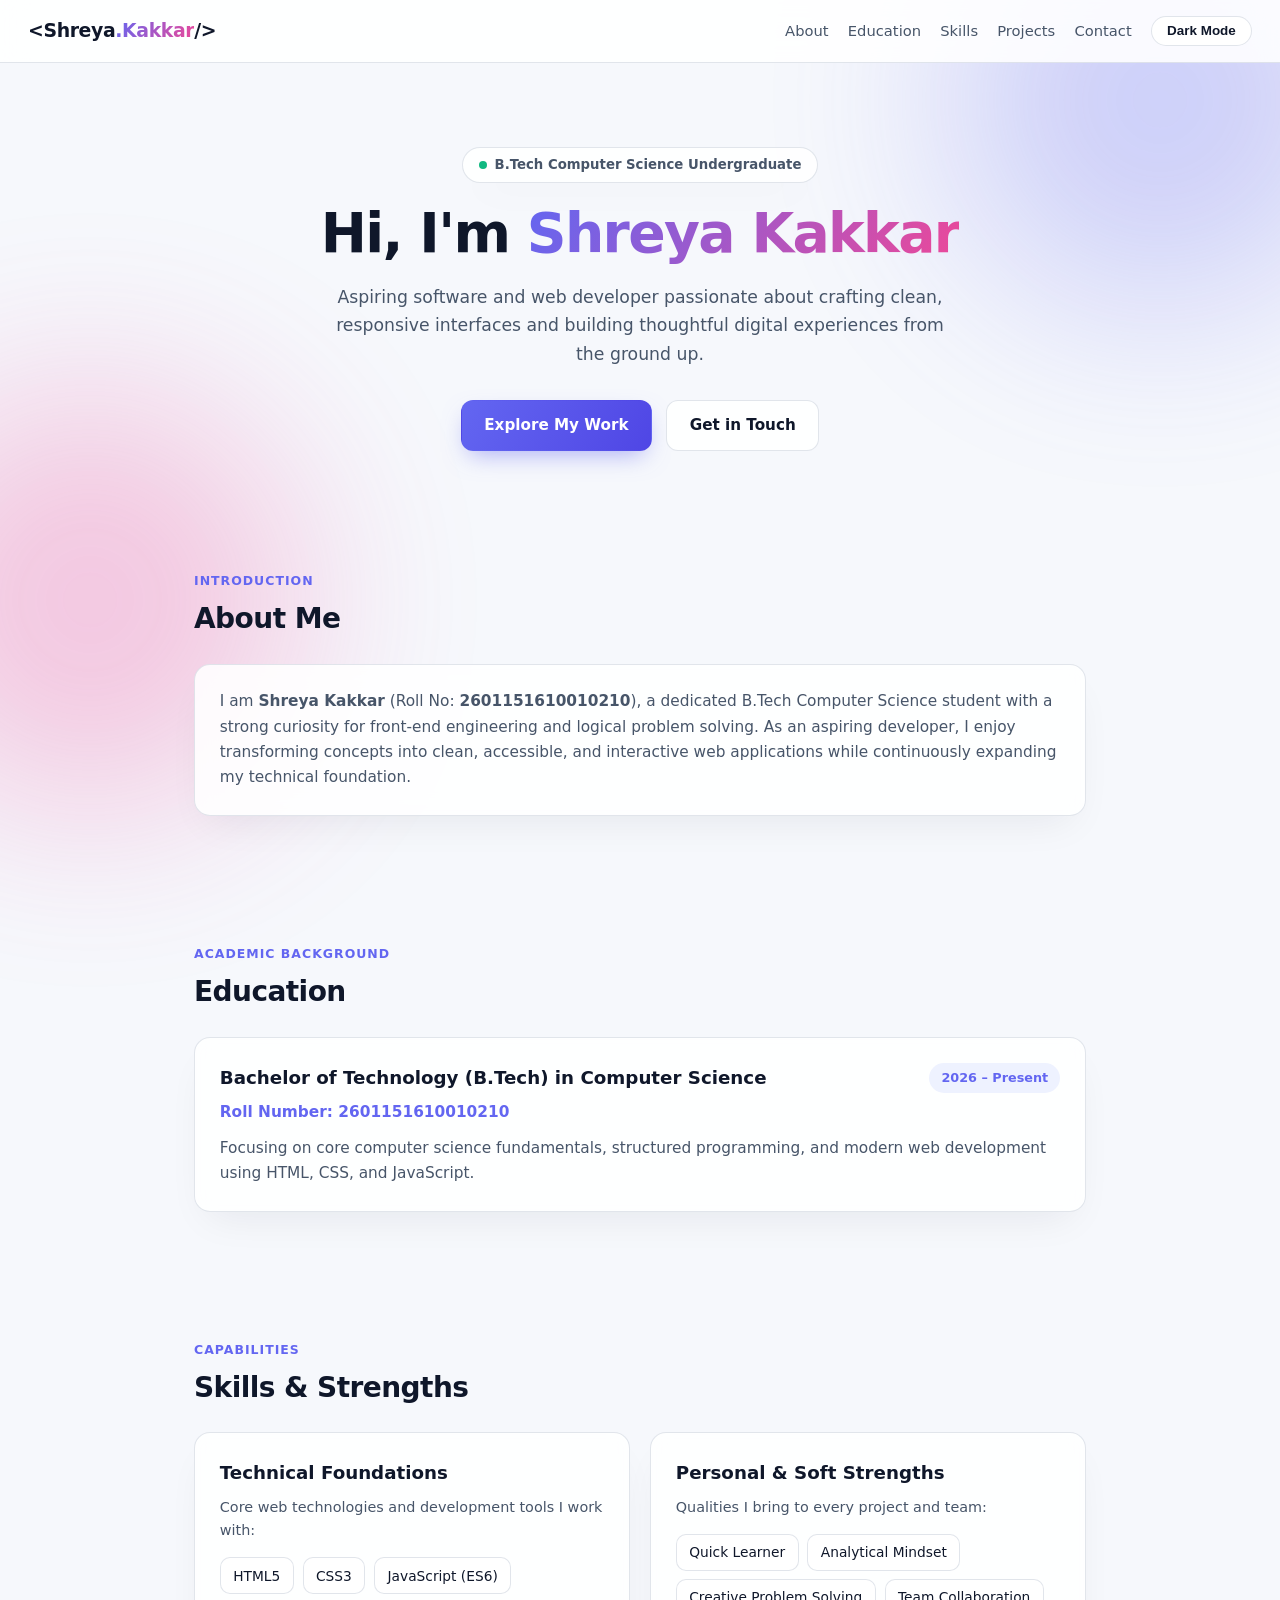
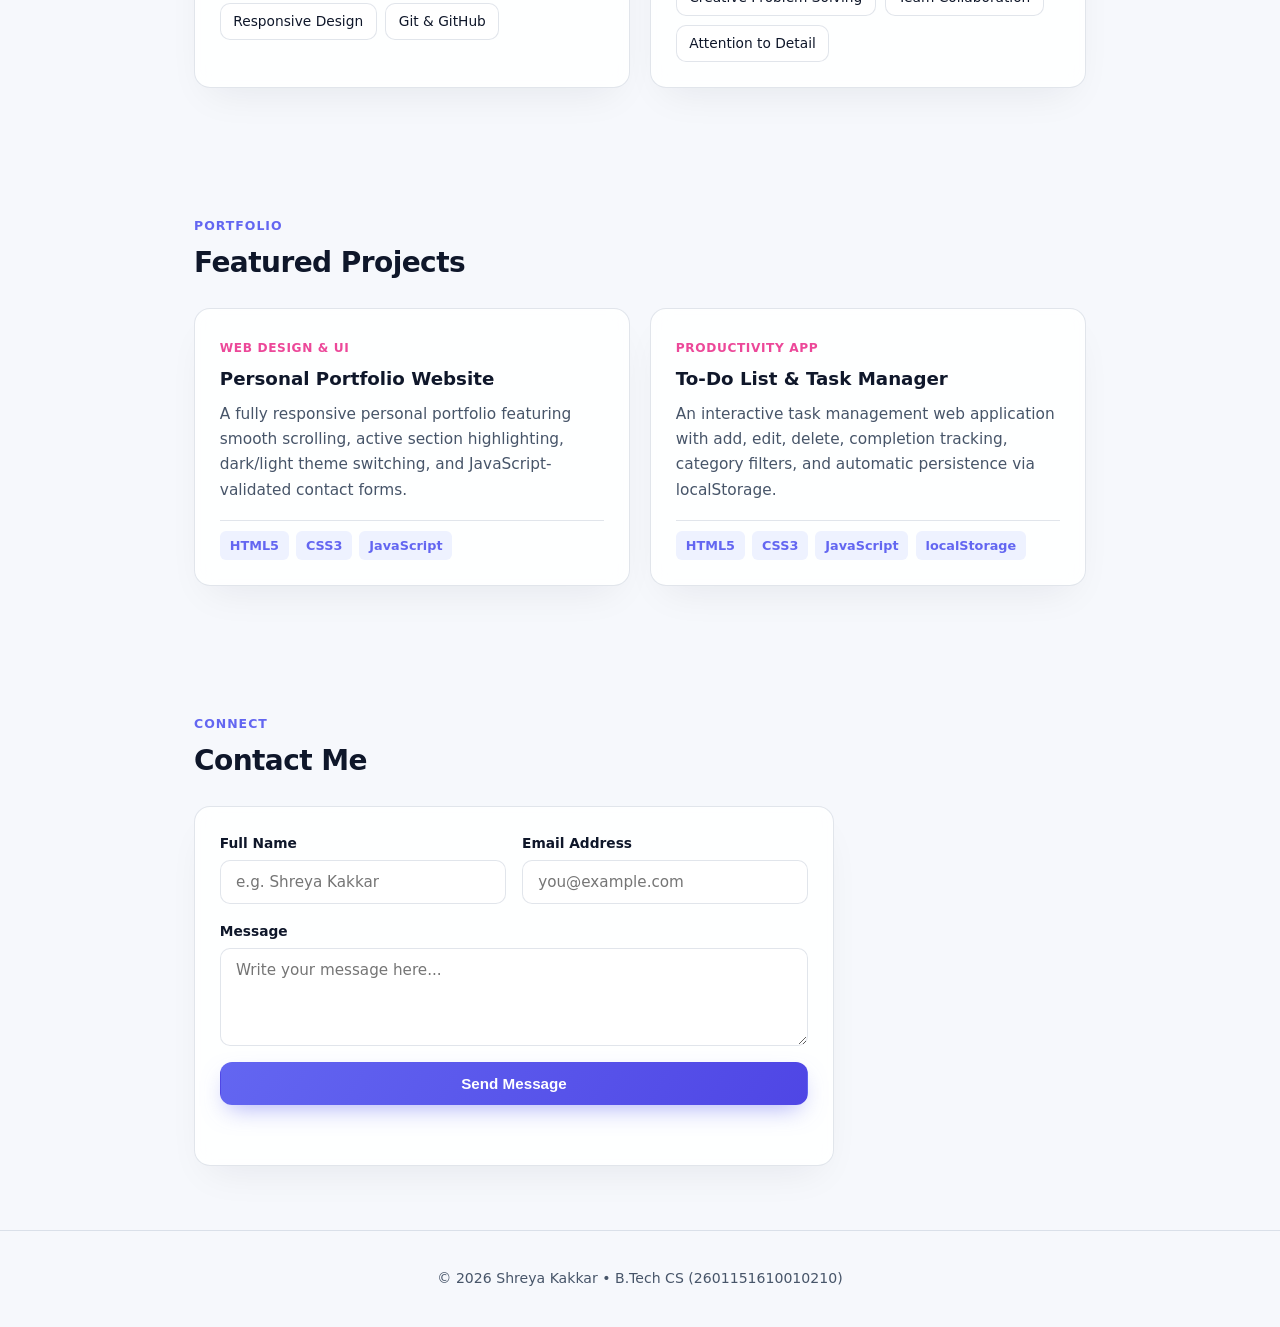
<file: index.html>
<!DOCTYPE html>
<html lang="en">
<head>
  <meta charset="UTF-8" />
  <meta name="viewport" content="width=device-width, initial-scale=1.0" />
  <title>Shreya Kakkar | Portfolio</title>
  <link rel="stylesheet" href="style.css" />
</head>
<body>
  <div class="bg-orb orb-1" aria-hidden="true"></div>
  <div class="bg-orb orb-2" aria-hidden="true"></div>

  <header class="navbar">
    <a href="#home" class="brand">&lt;Shreya<span>.Kakkar</span>/&gt;</a>
    <nav class="nav-links" aria-label="Main navigation">
      <a href="#about" class="nav-item">About</a>
      <a href="#education" class="nav-item">Education</a>
      <a href="#skills" class="nav-item">Skills</a>
      <a href="#projects" class="nav-item">Projects</a>
      <a href="#contact" class="nav-item">Contact</a>
      <button type="button" id="themeToggle" class="theme-btn" aria-label="Toggle color theme">
        Dark Mode
      </button>
    </nav>
  </header>

  <main>
    <section id="home" class="section hero">
      <div class="pill">
        <span class="dot"></span> B.Tech Computer Science Undergraduate
      </div>
      <h1>Hi, I'm <span class="gradient-text">Shreya Kakkar</span></h1>
      <p class="hero-subtitle">
        Aspiring software and web developer passionate about crafting clean, responsive interfaces
        and building thoughtful digital experiences from the ground up.
      </p>
      <div class="hero-actions">
        <a href="#projects" class="btn btn-primary">Explore My Work</a>
        <a href="#contact" class="btn btn-secondary">Get in Touch</a>
      </div>
    </section>

    <section id="about" class="section">
      <div class="section-head">
        <span class="eyebrow">Introduction</span>
        <h2>About Me</h2>
      </div>
      <div class="card about-card">
        <p>
          I am <strong>Shreya Kakkar</strong> (Roll No: <strong>2601151610010210</strong>), a dedicated
          B.Tech Computer Science student with a strong curiosity for front-end engineering and logical
          problem solving. As an aspiring developer, I enjoy transforming concepts into clean,
          accessible, and interactive web applications while continuously expanding my technical foundation.
        </p>
      </div>
    </section>

    <section id="education" class="section">
      <div class="section-head">
        <span class="eyebrow">Academic Background</span>
        <h2>Education</h2>
      </div>
      <div class="card timeline-card">
        <div class="card-header">
          <div>
            <h3>Bachelor of Technology (B.Tech) in Computer Science</h3>
            <p class="sub-info">Roll Number: 2601151610010210</p>
          </div>
          <span class="badge-pill">2026 – Present</span>
        </div>
        <p>
          Focusing on core computer science fundamentals, structured programming, and modern web
          development using HTML, CSS, and JavaScript.
        </p>
      </div>
    </section>

    <section id="skills" class="section">
      <div class="section-head">
        <span class="eyebrow">Capabilities</span>
        <h2>Skills &amp; Strengths</h2>
      </div>
      <div class="grid-2">
        <div class="card">
          <h3>Technical Foundations</h3>
          <p class="card-desc">Core web technologies and development tools I work with:</p>
          <div class="chip-group">
            <span class="chip">HTML5</span>
            <span class="chip">CSS3</span>
            <span class="chip">JavaScript (ES6)</span>
            <span class="chip">Responsive Design</span>
            <span class="chip">Git &amp; GitHub</span>
          </div>
        </div>
        <div class="card">
          <h3>Personal &amp; Soft Strengths</h3>
          <p class="card-desc">Qualities I bring to every project and team:</p>
          <div class="chip-group">
            <span class="chip">Quick Learner</span>
            <span class="chip">Analytical Mindset</span>
            <span class="chip">Creative Problem Solving</span>
            <span class="chip">Team Collaboration</span>
            <span class="chip">Attention to Detail</span>
          </div>
        </div>
      </div>
    </section>

    <section id="projects" class="section">
      <div class="section-head">
        <span class="eyebrow">Portfolio</span>
        <h2>Featured Projects</h2>
      </div>
      <div class="grid-2">
        <article class="card project-card">
          <div>
            <span class="project-tag">Web Design &amp; UI</span>
            <h3>Personal Portfolio Website</h3>
            <p>
              A fully responsive personal portfolio featuring smooth scrolling, active section
              highlighting, dark/light theme switching, and JavaScript-validated contact forms.
            </p>
          </div>
          <div class="tech-row">
            <span>HTML5</span>
            <span>CSS3</span>
            <span>JavaScript</span>
          </div>
        </article>

        <article class="card project-card">
          <div>
            <span class="project-tag">Productivity App</span>
            <h3>To-Do List &amp; Task Manager</h3>
            <p>
              An interactive task management web application with add, edit, delete, completion
              tracking, category filters, and automatic persistence via localStorage.
            </p>
          </div>
          <div class="tech-row">
            <span>HTML5</span>
            <span>CSS3</span>
            <span>JavaScript</span>
            <span>localStorage</span>
          </div>
        </article>
      </div>
    </section>

    <section id="contact" class="section">
      <div class="section-head">
        <span class="eyebrow">Connect</span>
        <h2>Contact Me</h2>
      </div>
      <div class="card contact-wrapper">
        <form id="contactForm" class="contact-form" novalidate>
          <div class="form-row">
            <div class="field">
              <label for="nameInput">Full Name</label>
              <input type="text" id="nameInput" placeholder="e.g. Shreya Kakkar" />
            </div>
            <div class="field">
              <label for="emailInput">Email Address</label>
              <input type="email" id="emailInput" placeholder="you@example.com" />
            </div>
          </div>
          <div class="field">
            <label for="messageInput">Message</label>
            <textarea id="messageInput" rows="4" placeholder="Write your message here..."></textarea>
          </div>
          <button type="submit" class="btn btn-primary">Send Message</button>
          <p id="formFeedback" class="feedback" aria-live="polite"></p>
        </form>
      </div>
    </section>
  </main>

  <footer class="footer">
    <p>&copy; 2026 Shreya Kakkar &bull; B.Tech CS (2601151610010210)</p>
  </footer>

  <script src="script.js"></script>
</body>
</html>
</file>
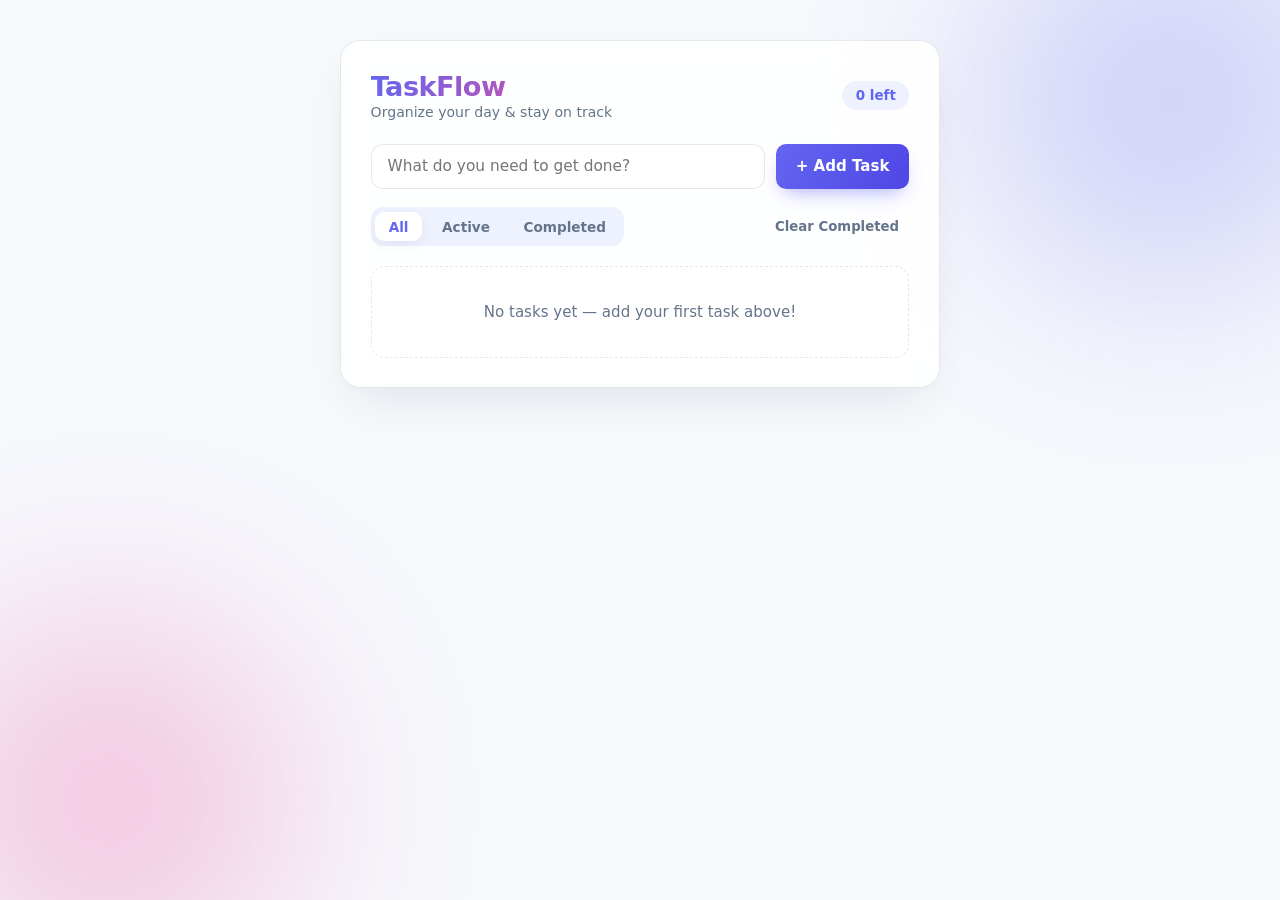
<file: todo list/index.html>
<!DOCTYPE html>
<html lang="en">
<head>
  <meta charset="UTF-8" />
  <meta name="viewport" content="width=device-width, initial-scale=1.0" />
  <title>TaskFlow | To-Do List &amp; Task Manager</title>
  <link rel="stylesheet" href="style.css" />
</head>
<body>
  <div class="orb orb-1" aria-hidden="true"></div>
  <div class="orb orb-2" aria-hidden="true"></div>

  <main class="app-card">
    <header class="header">
      <div>
        <h1>TaskFlow</h1>
        <p>Organize your day &amp; stay on track</p>
      </div>
      <span id="taskCounter" class="counter-badge">0 left</span>
    </header>

    <form id="taskForm" class="task-form">
      <input
        type="text"
        id="taskInput"
        placeholder="What do you need to get done?"
        autocomplete="off"
        required
      />
      <button type="submit" class="btn btn-add">+ Add Task</button>
    </form>

    <div class="toolbar">
      <div class="filters" role="tablist" aria-label="Task filters">
        <button type="button" class="btn filter-btn active" data-filter="all">All</button>
        <button type="button" class="btn filter-btn" data-filter="active">Active</button>
        <button type="button" class="btn filter-btn" data-filter="completed">Completed</button>
      </div>
      <button type="button" id="clearCompletedBtn" class="btn clear-btn">Clear Completed</button>
    </div>

    <ul id="taskList" class="task-list"></ul>
  </main>

  <script src="script.js"></script>
</body>
</html>
</file>
<file: style.css>
:root {
  --bg: #f6f8fc;
  --surface: rgba(255, 255, 255, 0.88);
  --surface-solid: #ffffff;
  --surface-soft: #eef2ff;
  --text: #0f172a;
  --muted: #475569;
  --accent: #6366f1;
  --accent-2: #ec4899;
  --accent-hover: #4f46e5;
  --border: rgba(148, 163, 184, 0.28);
  --shadow: 0 18px 40px -15px rgba(15, 23, 42, 0.08);
}

body.dark {
  --bg: #070b14;
  --surface: rgba(17, 24, 39, 0.82);
  --surface-solid: #111827;
  --surface-soft: #1e1b4b;
  --text: #f8fafc;
  --muted: #94a3b8;
  --accent: #818cf8;
  --accent-2: #f472b6;
  --accent-hover: #6366f1;
  --border: rgba(148, 163, 184, 0.16);
  --shadow: 0 20px 45px -15px rgba(0, 0, 0, 0.65);
}

* {
  box-sizing: border-box;
  margin: 0;
  padding: 0;
}

html {
  scroll-behavior: smooth;
}

body {
  font-family: "Segoe UI", system-ui, -apple-system, Roboto, sans-serif;
  background-color: var(--bg);
  color: var(--text);
  line-height: 1.65;
  overflow-x: hidden;
  transition: background-color 0.25s ease, color 0.25s ease;
}

.bg-orb {
  position: fixed;
  width: 420px;
  height: 420px;
  border-radius: 50%;
  filter: blur(95px);
  opacity: 0.28;
  z-index: -1;
  pointer-events: none;
}

.orb-1 {
  top: -110px;
  right: -90px;
  background: var(--accent);
}

.orb-2 {
  bottom: 10%;
  left: -120px;
  background: var(--accent-2);
}

.navbar {
  position: sticky;
  top: 0;
  backdrop-filter: blur(14px);
  -webkit-backdrop-filter: blur(14px);
  background: var(--surface);
  border-bottom: 1px solid var(--border);
  padding: 0.95rem 1.75rem;
  display: flex;
  flex-wrap: wrap;
  justify-content: space-between;
  align-items: center;
  gap: 1rem;
  z-index: 100;
}

.brand {
  font-size: 1.18rem;
  font-weight: 800;
  color: var(--text);
  text-decoration: none;
  letter-spacing: -0.02em;
}

.brand span {
  background: linear-gradient(120deg, var(--accent), var(--accent-2));
  -webkit-background-clip: text;
  background-clip: text;
  color: transparent;
}

.nav-links {
  display: flex;
  flex-wrap: wrap;
  align-items: center;
  gap: 1.2rem;
}

.nav-links a {
  color: var(--muted);
  text-decoration: none;
  font-size: 0.92rem;
  font-weight: 500;
  transition: color 0.2s ease;
}

.nav-links a:hover,
.nav-links a.active {
  color: var(--accent);
}

.theme-btn {
  background: var(--surface-solid);
  color: var(--text);
  border: 1px solid var(--border);
  border-radius: 999px;
  padding: 0.42rem 0.95rem;
  font-size: 0.84rem;
  font-weight: 600;
  cursor: pointer;
  transition: all 0.2s ease;
}

.theme-btn:hover {
  border-color: var(--accent);
  color: var(--accent);
}

.section {
  max-width: 940px;
  margin: 0 auto;
  padding: 4rem 1.5rem;
}

.hero {
  text-align: center;
  padding-top: 5.25rem;
  padding-bottom: 3.5rem;
}

.pill {
  display: inline-flex;
  align-items: center;
  gap: 0.5rem;
  padding: 0.4rem 0.95rem;
  border-radius: 999px;
  background: var(--surface);
  border: 1px solid var(--border);
  font-size: 0.83rem;
  font-weight: 600;
  color: var(--muted);
  margin-bottom: 1.25rem;
  box-shadow: var(--shadow);
}

.dot {
  width: 8px;
  height: 8px;
  border-radius: 50%;
  background: #10b981;
}

.hero h1 {
  font-size: clamp(2.25rem, 5.5vw, 3.45rem);
  font-weight: 800;
  letter-spacing: -0.03em;
  line-height: 1.12;
  margin-bottom: 1.1rem;
}

.gradient-text {
  background: linear-gradient(120deg, var(--accent), var(--accent-2));
  -webkit-background-clip: text;
  background-clip: text;
  color: transparent;
}

.hero-subtitle {
  max-width: 620px;
  margin: 0 auto 2rem;
  color: var(--muted);
  font-size: 1.08rem;
}

.hero-actions {
  display: flex;
  flex-wrap: wrap;
  justify-content: center;
  gap: 0.9rem;
}

.btn {
  display: inline-flex;
  align-items: center;
  justify-content: center;
  padding: 0.75rem 1.4rem;
  border-radius: 12px;
  font-size: 0.95rem;
  font-weight: 600;
  text-decoration: none;
  border: 1px solid transparent;
  cursor: pointer;
  transition: transform 0.2s ease, box-shadow 0.2s ease, background-color 0.2s ease;
}

.btn-primary {
  background: linear-gradient(120deg, var(--accent), var(--accent-hover));
  color: #ffffff;
  box-shadow: 0 10px 24px -8px rgba(99, 102, 241, 0.55);
}

.btn-primary:hover {
  transform: translateY(-2px);
}

.btn-secondary {
  background: var(--surface);
  color: var(--text);
  border-color: var(--border);
}

.btn-secondary:hover {
  border-color: var(--accent);
  color: var(--accent);
  transform: translateY(-2px);
}

.section-head {
  margin-bottom: 1.35rem;
}

.eyebrow {
  display: block;
  font-size: 0.78rem;
  font-weight: 700;
  text-transform: uppercase;
  letter-spacing: 0.08em;
  color: var(--accent);
  margin-bottom: 0.25rem;
}

.section-head h2 {
  font-size: 1.75rem;
  letter-spacing: -0.02em;
}

.grid-2 {
  display: grid;
  grid-template-columns: repeat(2, 1fr);
  gap: 1.25rem;
}

.card {
  background: var(--surface);
  backdrop-filter: blur(10px);
  border: 1px solid var(--border);
  border-radius: 16px;
  padding: 1.55rem;
  box-shadow: var(--shadow);
  transition: transform 0.22s ease, border-color 0.22s ease;
}

.card:hover {
  transform: translateY(-3px);
  border-color: var(--accent);
}

.card h3 {
  font-size: 1.14rem;
  margin-bottom: 0.45rem;
}

.card p {
  color: var(--muted);
  font-size: 0.96rem;
}

.card-header {
  display: flex;
  flex-wrap: wrap;
  justify-content: space-between;
  align-items: flex-start;
  gap: 0.75rem;
  margin-bottom: 0.65rem;
}

.sub-info {
  font-size: 0.88rem;
  font-weight: 600;
  color: var(--accent) !important;
}

.badge-pill {
  background: var(--surface-soft);
  color: var(--accent);
  font-size: 0.8rem;
  font-weight: 700;
  padding: 0.3rem 0.75rem;
  border-radius: 999px;
}

.card-desc {
  margin-bottom: 0.9rem;
  font-size: 0.9rem !important;
}

.chip-group {
  display: flex;
  flex-wrap: wrap;
  gap: 0.55rem;
}

.chip {
  background: var(--surface-solid);
  color: var(--text);
  border: 1px solid var(--border);
  padding: 0.38rem 0.78rem;
  border-radius: 10px;
  font-size: 0.86rem;
  font-weight: 500;
}

.project-card {
  display: flex;
  flex-direction: column;
  justify-content: space-between;
  gap: 1.1rem;
}

.project-tag {
  display: inline-block;
  font-size: 0.76rem;
  font-weight: 700;
  text-transform: uppercase;
  letter-spacing: 0.05em;
  color: var(--accent-2);
  margin-bottom: 0.4rem;
}

.tech-row {
  display: flex;
  flex-wrap: wrap;
  gap: 0.45rem;
  padding-top: 0.6rem;
  border-top: 1px solid var(--border);
}

.tech-row span {
  font-size: 0.8rem;
  font-weight: 600;
  color: var(--accent);
  background: var(--surface-soft);
  padding: 0.24rem 0.62rem;
  border-radius: 6px;
}

.contact-wrapper {
  max-width: 640px;
}

.contact-form {
  display: flex;
  flex-direction: column;
  gap: 1rem;
}

.form-row {
  display: grid;
  grid-template-columns: repeat(2, 1fr);
  gap: 1rem;
}

.field {
  display: flex;
  flex-direction: column;
  gap: 0.35rem;
}

.field label {
  font-size: 0.86rem;
  font-weight: 600;
}

.field input,
.field textarea {
  width: 100%;
  padding: 0.75rem 0.95rem;
  border-radius: 10px;
  border: 1px solid var(--border);
  background: var(--surface-solid);
  color: var(--text);
  font-family: inherit;
  font-size: 0.95rem;
  transition: border-color 0.2s ease;
}

.field input:focus,
.field textarea:focus {
  outline: none;
  border-color: var(--accent);
}

.feedback {
  font-size: 0.9rem;
  font-weight: 600;
  min-height: 1.25em;
}

.footer {
  text-align: center;
  padding: 2.25rem 1rem;
  border-top: 1px solid var(--border);
  color: var(--muted);
  font-size: 0.88rem;
}

@media (max-width: 768px) {
  .grid-2,
  .form-row {
    grid-template-columns: 1fr;
  }

  .navbar {
    padding: 0.85rem 1.1rem;
  }
}
</file>
<file: todo list/style.css>
:root {
  --bg: #f6f8fc;
  --surface: rgba(255, 255, 255, 0.9);
  --surface-solid: #ffffff;
  --surface-soft: #eef2ff;
  --text: #0f172a;
  --muted: #64748b;
  --accent: #6366f1;
  --accent-2: #ec4899;
  --accent-hover: #4f46e5;
  --border: rgba(148, 163, 184, 0.25);
  --danger-bg: #fee2e2;
  --danger-text: #dc2626;
  --shadow: 0 20px 45px -15px rgba(15, 23, 42, 0.1);
}

* {
  box-sizing: border-box;
  margin: 0;
  padding: 0;
}

body {
  font-family: "Segoe UI", system-ui, -apple-system, Roboto, sans-serif;
  background-color: var(--bg);
  color: var(--text);
  min-height: 100vh;
  padding: 2.5rem 1rem;
  display: flex;
  justify-content: center;
  align-items: flex-start;
  position: relative;
  overflow-x: hidden;
}

.orb {
  position: fixed;
  width: 380px;
  height: 380px;
  border-radius: 50%;
  filter: blur(95px);
  opacity: 0.25;
  z-index: -1;
  pointer-events: none;
}

.orb-1 {
  top: -90px;
  right: -80px;
  background: var(--accent);
}

.orb-2 {
  bottom: -90px;
  left: -80px;
  background: var(--accent-2);
}

.app-card {
  width: 100%;
  max-width: 600px;
  background: var(--surface);
  backdrop-filter: blur(14px);
  -webkit-backdrop-filter: blur(14px);
  border: 1px solid var(--border);
  border-radius: 20px;
  padding: 1.85rem;
  box-shadow: var(--shadow);
}

.header {
  display: flex;
  justify-content: space-between;
  align-items: center;
  gap: 1rem;
  margin-bottom: 1.5rem;
}

.header h1 {
  font-size: 1.7rem;
  font-weight: 800;
  letter-spacing: -0.02em;
  background: linear-gradient(120deg, var(--accent), var(--accent-2));
  -webkit-background-clip: text;
  background-clip: text;
  color: transparent;
}

.header p {
  font-size: 0.88rem;
  color: var(--muted);
  margin-top: 0.15rem;
}

.counter-badge {
  background: var(--surface-soft);
  color: var(--accent);
  font-size: 0.84rem;
  font-weight: 700;
  padding: 0.45rem 0.85rem;
  border-radius: 999px;
  white-space: nowrap;
}

.task-form {
  display: flex;
  gap: 0.65rem;
  margin-bottom: 1.15rem;
}

.task-form input {
  flex: 1;
  padding: 0.78rem 1rem;
  border-radius: 12px;
  border: 1px solid var(--border);
  background: var(--surface-solid);
  color: var(--text);
  font-family: inherit;
  font-size: 0.96rem;
  transition: border-color 0.2s ease, box-shadow 0.2s ease;
}

.task-form input:focus {
  outline: none;
  border-color: var(--accent);
  box-shadow: 0 0 0 3px rgba(99, 102, 241, 0.15);
}

.btn {
  border: none;
  border-radius: 10px;
  font-family: inherit;
  font-weight: 600;
  cursor: pointer;
  transition: transform 0.15s ease, opacity 0.15s ease, background-color 0.15s ease;
}

.btn:active {
  transform: scale(0.98);
}

.btn-add {
  background: linear-gradient(120deg, var(--accent), var(--accent-hover));
  color: #ffffff;
  padding: 0.78rem 1.25rem;
  font-size: 0.94rem;
  box-shadow: 0 10px 20px -8px rgba(99, 102, 241, 0.55);
}

.btn-add:hover {
  opacity: 0.94;
}

.toolbar {
  display: flex;
  justify-content: space-between;
  align-items: center;
  flex-wrap: wrap;
  gap: 0.6rem;
  margin-bottom: 1.25rem;
}

.filters {
  display: flex;
  gap: 0.4rem;
  background: var(--surface-soft);
  padding: 0.28rem;
  border-radius: 12px;
}

.filter-btn {
  background: transparent;
  color: var(--muted);
  padding: 0.42rem 0.85rem;
  border-radius: 9px;
  font-size: 0.85rem;
}

.filter-btn.active {
  background: var(--surface-solid);
  color: var(--accent);
  box-shadow: 0 4px 12px rgba(15, 23, 42, 0.06);
}

.clear-btn {
  background: transparent;
  color: var(--muted);
  font-size: 0.83rem;
  padding: 0.4rem 0.65rem;
  border-radius: 8px;
}

.clear-btn:hover {
  color: var(--danger-text);
  background: var(--danger-bg);
}

.task-list {
  list-style: none;
  display: flex;
  flex-direction: column;
  gap: 0.65rem;
}

.task-item {
  display: flex;
  align-items: center;
  justify-content: space-between;
  gap: 0.75rem;
  padding: 0.85rem 1rem;
  background: var(--surface-solid);
  border: 1px solid var(--border);
  border-radius: 14px;
  transition: transform 0.18s ease, border-color 0.18s ease;
}

.task-item:hover {
  transform: translateY(-1px);
  border-color: rgba(99, 102, 241, 0.35);
}

.task-left {
  display: flex;
  align-items: center;
  gap: 0.75rem;
  flex: 1;
  min-width: 0;
}

.task-checkbox {
  width: 18px;
  height: 18px;
  accent-color: var(--accent);
  cursor: pointer;
  flex-shrink: 0;
}

.task-text {
  font-size: 0.96rem;
  word-break: break-word;
  transition: color 0.2s ease;
}

.task-item.completed .task-text {
  text-decoration: line-through;
  color: #94a3b8;
}

.edit-input {
  flex: 1;
  padding: 0.45rem 0.7rem;
  border-radius: 8px;
  border: 1px solid var(--accent);
  background: var(--bg);
  color: var(--text);
  font-family: inherit;
  font-size: 0.94rem;
}

.edit-input:focus {
  outline: none;
}

.task-actions {
  display: flex;
  gap: 0.4rem;
  flex-shrink: 0;
}

.btn-edit {
  background: var(--surface-soft);
  color: var(--accent);
  padding: 0.42rem 0.72rem;
  font-size: 0.82rem;
}

.btn-save {
  background: #10b981;
  color: #ffffff;
  padding: 0.42rem 0.75rem;
  font-size: 0.82rem;
}

.btn-delete {
  background: var(--danger-bg);
  color: var(--danger-text);
  padding: 0.42rem 0.72rem;
  font-size: 0.82rem;
}

.empty-state {
  text-align: center;
  padding: 2.25rem 1rem;
  color: var(--muted);
  background: var(--surface-solid);
  border: 1px dashed var(--border);
  border-radius: 14px;
  font-size: 0.94rem;
}

@media (max-width: 520px) {
  .app-card {
    padding: 1.3rem;
    border-radius: 16px;
  }

  .task-form {
    flex-direction: column;
  }

  .btn-add {
    width: 100%;
  }
}
</file>
